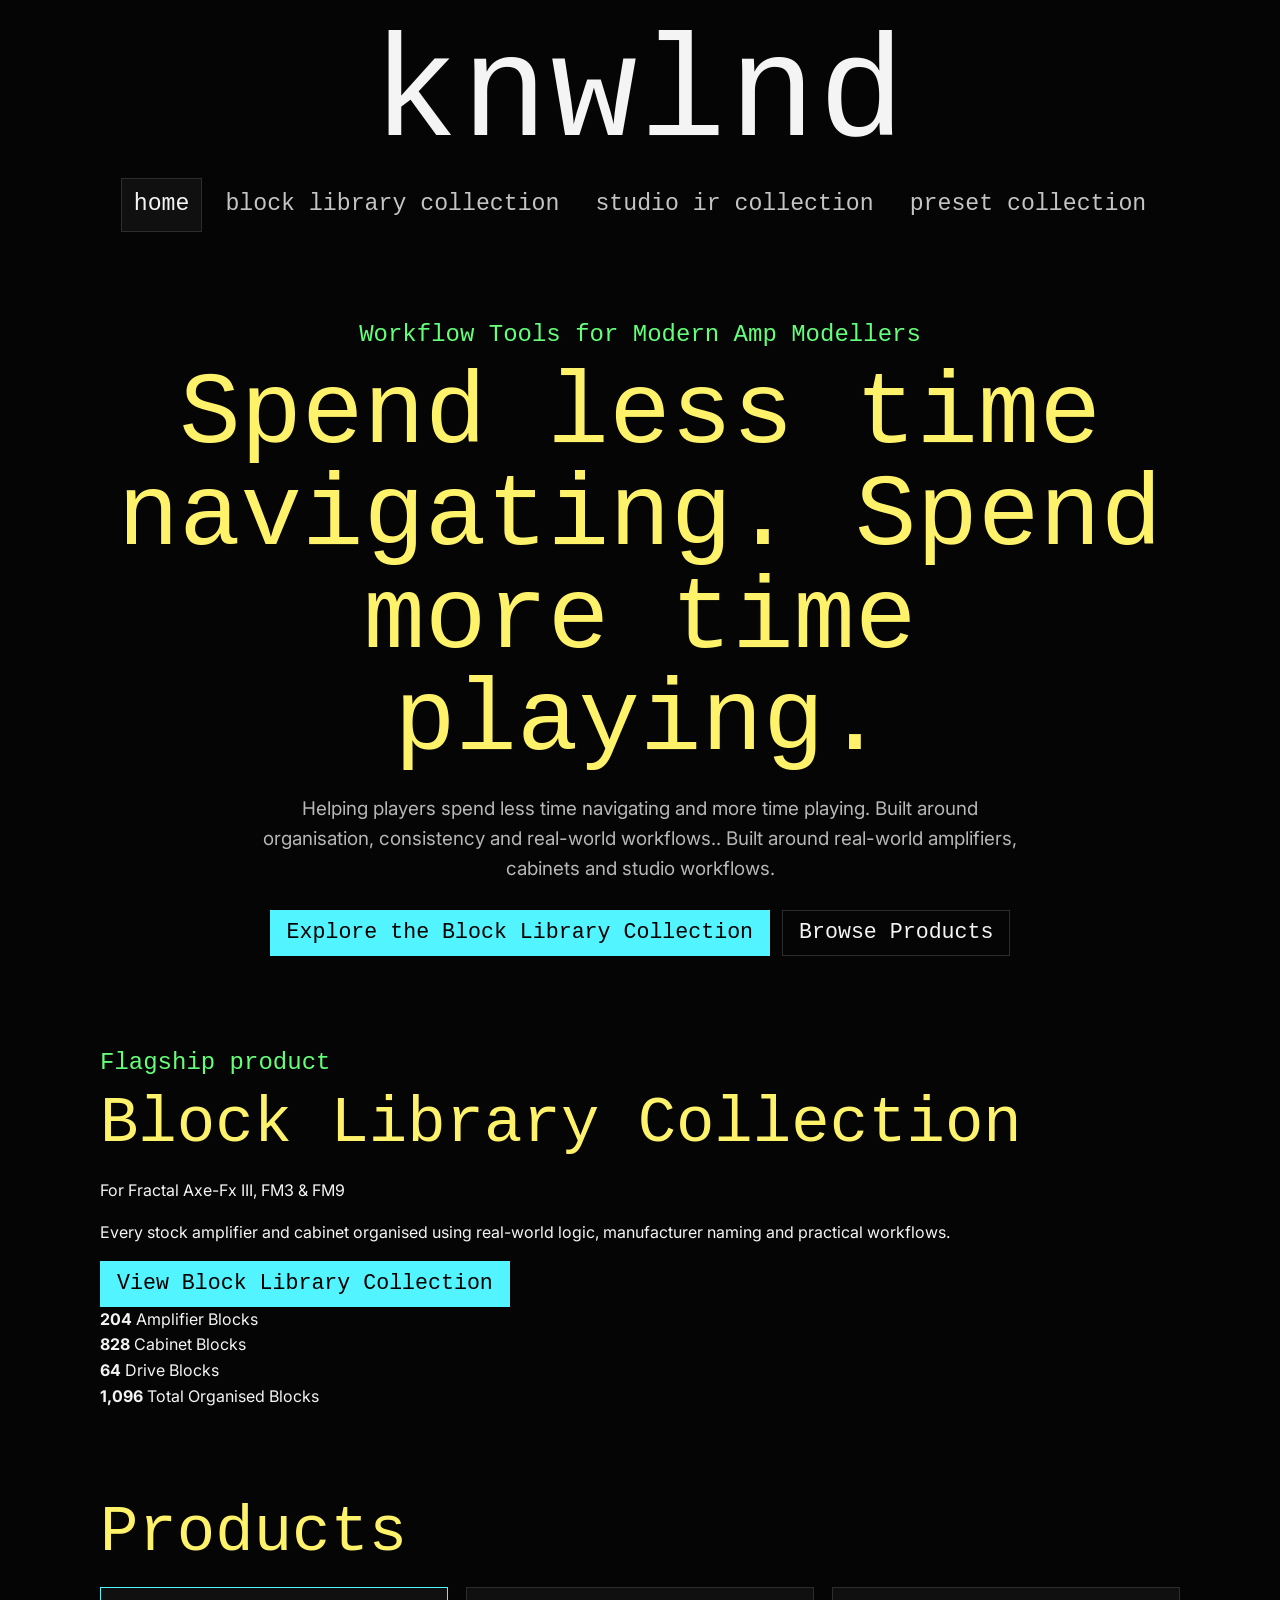
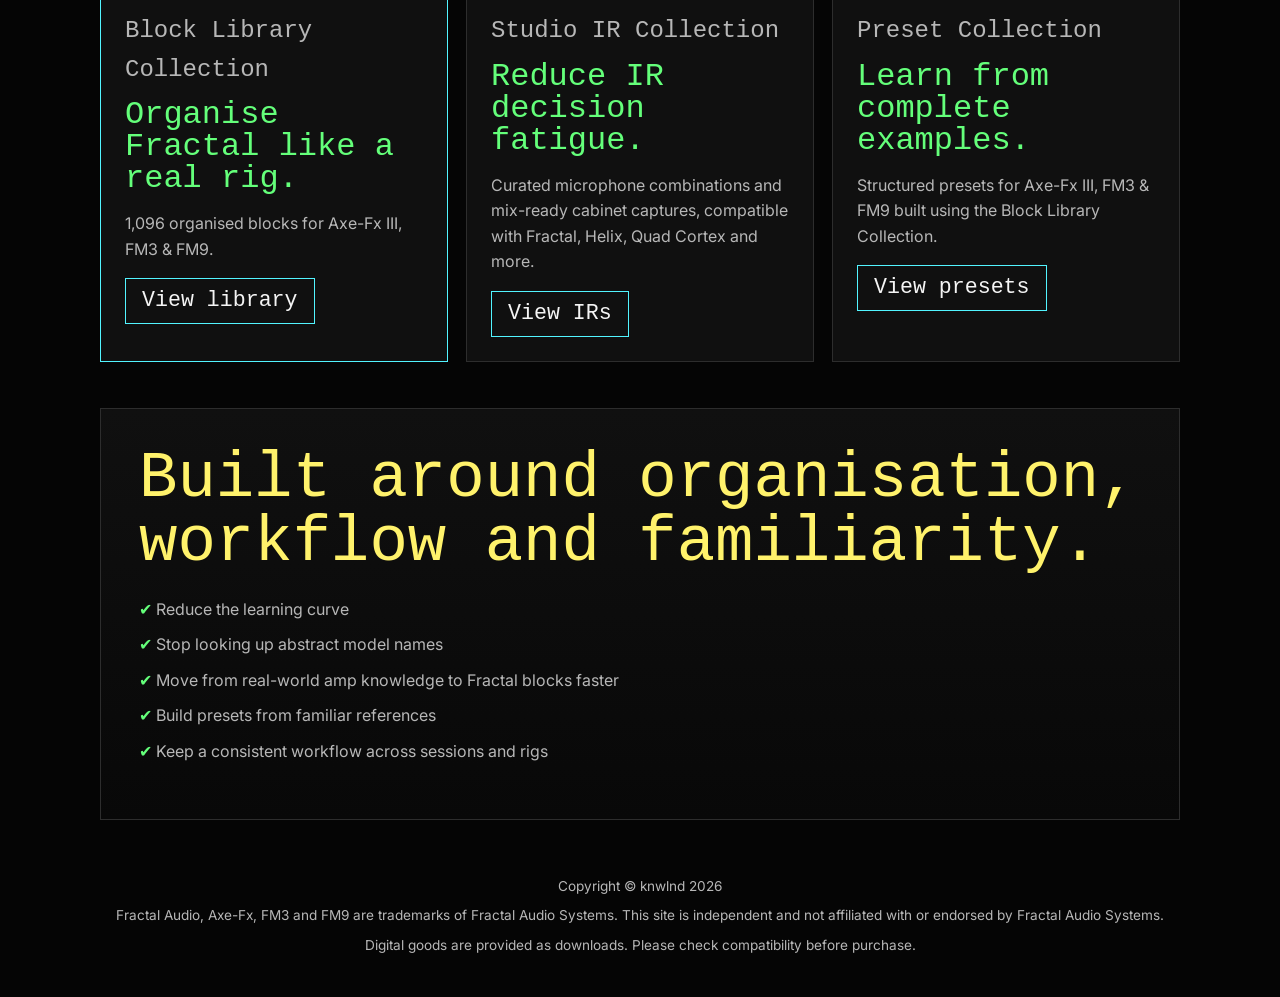
<file: index.html>
<!DOCTYPE html>
<html lang="en">
<head>
  <meta charset="utf-8">
  <meta name="viewport" content="width=device-width, initial-scale=1">
  <title>knwlnd | Workflow Tools for Modern Amp Modellers</title>
  <meta name="description" content="Fractal block library, studio IR and preset collections for Axe-Fx III, FM3 and FM9 users who want less navigation and more playing.">
  <meta name="theme-color" content="#07080d">
  <link rel="icon" href="./assets/icons/favicon.svg" type="image/svg+xml">
  <link rel="icon" href="./assets/icons/favicon-32x32.png" type="image/png" sizes="32x32">
  <link rel="apple-touch-icon" href="./assets/icons/apple-touch-icon.png" sizes="180x180">
  <link rel="manifest" href="./site.webmanifest">
  <link rel="preconnect" href="https://fonts.googleapis.com">
  <link rel="preconnect" href="https://fonts.gstatic.com" crossorigin>
  <link href="https://fonts.googleapis.com/css2?family=Inter:wght@400;600;700&amp;display=swap" rel="stylesheet">
  <link rel="stylesheet" href="./style.css">
</head>
<body>
  <header class="site-header">
    <p class="brand">knwlnd</p>
    <nav class="site-nav" aria-label="Main navigation">
      <ul>
        <li><a class="active" href="./index.html">home</a></li>
        <li><a href="./libraries.html">block library collection</a></li>
        <li><a href="./impulses.html">studio ir collection</a></li>
        <li><a href="./presets.html">preset collection</a></li>
      </ul>
    </nav>
  </header>

  <main>
    <section class="hero">
      <p class="eyebrow">Workflow Tools for Modern Amp Modellers</p>
      <h1>Spend less time navigating. Spend more time playing.</h1>
      <p class="lede">Helping players spend less time navigating and more time playing. Built around organisation, consistency and real-world workflows.. Built around real-world amplifiers, cabinets and studio workflows.</p>
      <div class="button-row">
        <a class="button primary" href="./libraries.html">Explore the Block Library Collection</a>
        <a class="button secondary" href="#products">Browse Products</a>
      </div>
    </section>

    <section class="section library-feature">
      <div class="feature-copy">
        <p class="kicker">Flagship product</p>
        <h2>Block Library Collection</h2>
        <p class="subhead">For Fractal Axe-Fx III, FM3 &amp; FM9</p>
        <p>Every stock amplifier and cabinet organised using real-world logic, manufacturer naming and practical workflows.</p>
        <a class="button primary" href="./libraries.html">View Block Library Collection</a>
      </div>
      <div class="stats-grid compact">
        <article>
          <strong>204</strong>
          <span>Amplifier Blocks</span>
        </article>
        <article>
          <strong>828</strong>
          <span>Cabinet Blocks</span>
        </article>
        <article>
          <strong>64</strong>
          <span>Drive Blocks</span>
        </article>
        <article>
          <strong>1,096</strong>
          <span>Total Organised Blocks</span>
        </article>
      </div>
    </section>

    <section id="products" class="section">
      <h2>Products</h2>
      <div class="grid">
        <article class="card featured">
          <p class="kicker">Block Library Collection</p>
          <h3>Organise Fractal like a real rig.</h3>
          <p>1,096 organised blocks for Axe-Fx III, FM3 &amp; FM9.</p>
          <a class="button" href="./libraries.html">View library</a>
        </article>

        <article class="card">
          <p class="kicker">Studio IR Collection</p>
          <h3>Reduce IR decision fatigue.</h3>
          <p>Curated microphone combinations and mix-ready cabinet captures, compatible with Fractal, Helix, Quad Cortex and more.</p>
          <a class="button" href="./impulses.html">View IRs</a>
        </article>

        <article class="card">
          <p class="kicker">Preset Collection</p>
          <h3>Learn from complete examples.</h3>
          <p>Structured presets for Axe-Fx III, FM3 &amp; FM9 built using the Block Library Collection.</p>
          <a class="button" href="./presets.html">View presets</a>
        </article>
      </div>
    </section>

    <section class="section panel">
      <h2>Built around organisation, workflow and familiarity.</h2>
      <ul class="checklist">
        <li>Reduce the learning curve</li>
        <li>Stop looking up abstract model names</li>
        <li>Move from real-world amp knowledge to Fractal blocks faster</li>
        <li>Build presets from familiar references</li>
        <li>Keep a consistent workflow across sessions and rigs</li>
      </ul>
    </section>
  </main>

  <footer class="site-footer">
    <p>Copyright © knwlnd 2026</p>
    <p>Fractal Audio, Axe-Fx, FM3 and FM9 are trademarks of Fractal Audio Systems. This site is independent and not affiliated with or endorsed by Fractal Audio Systems.</p>
    <p>Digital goods are provided as downloads. Please check compatibility before purchase.</p>
  </footer>
</body>
</html>
</file>
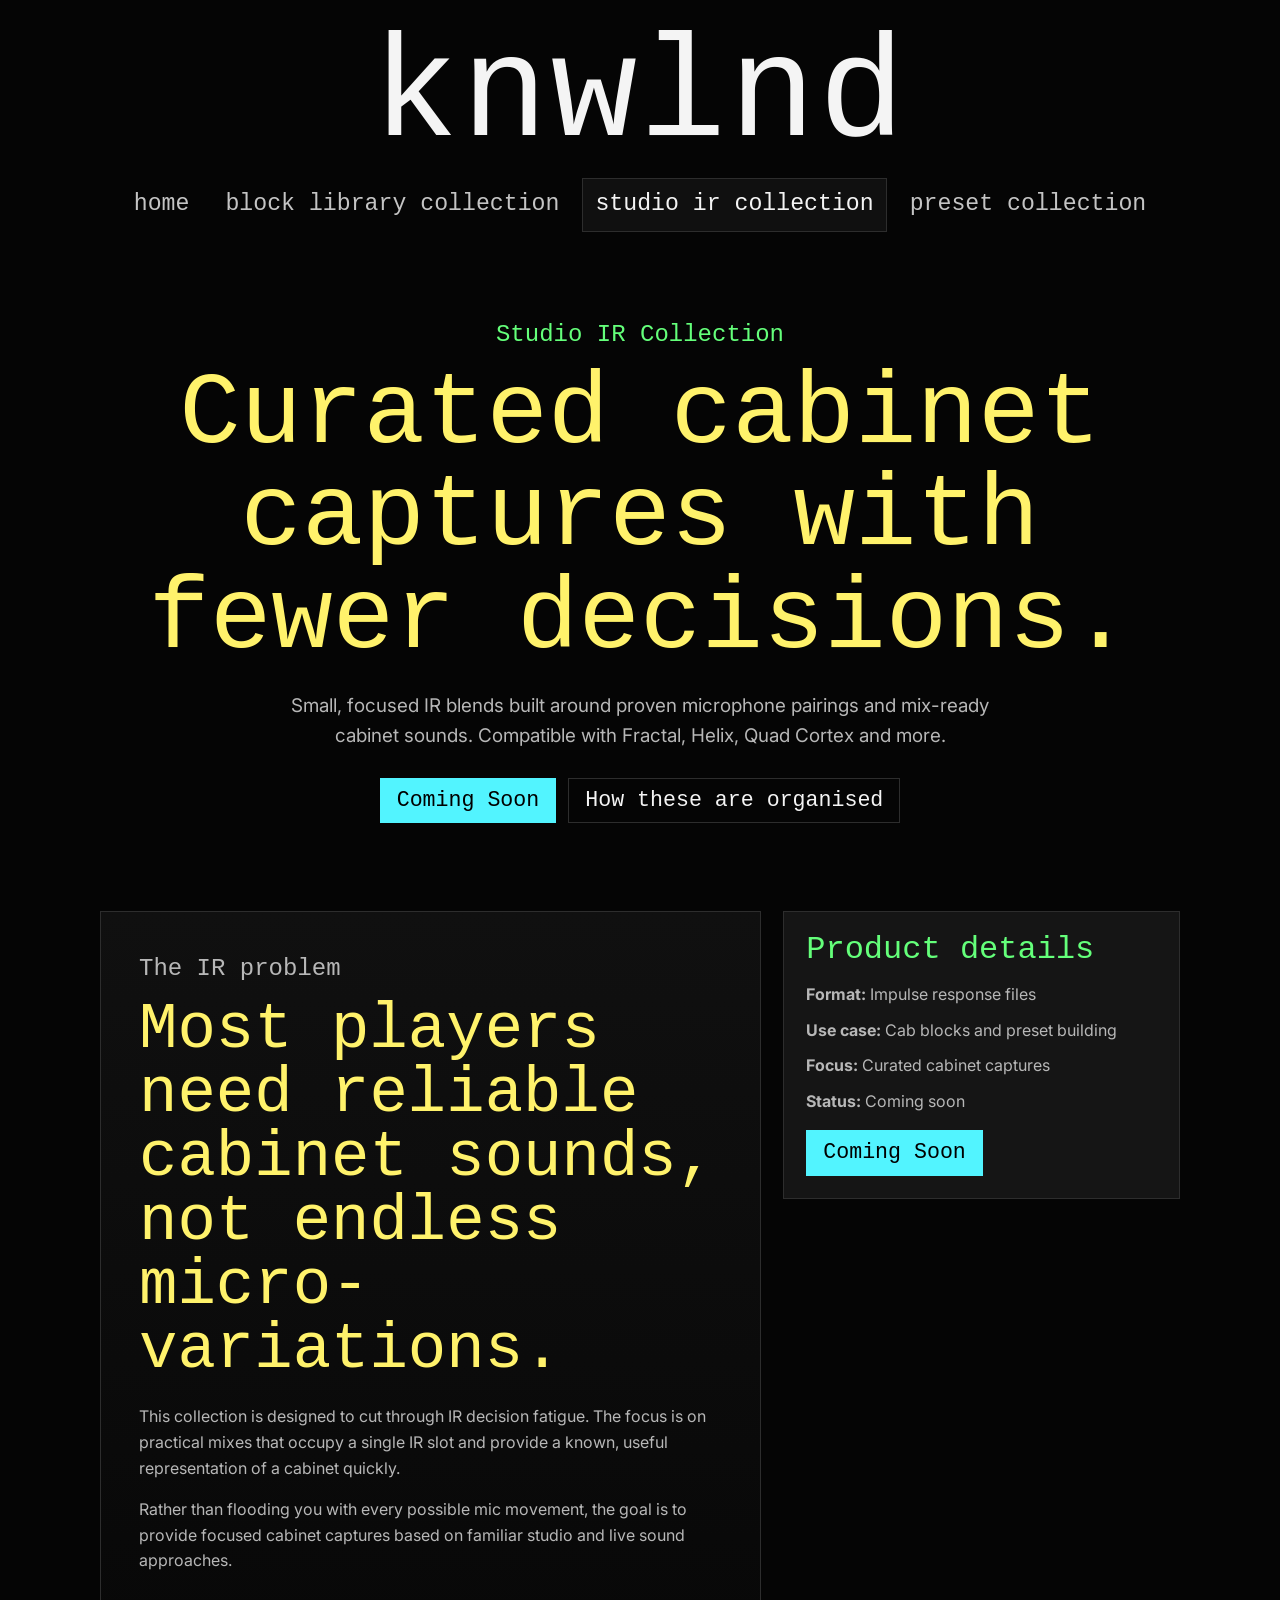
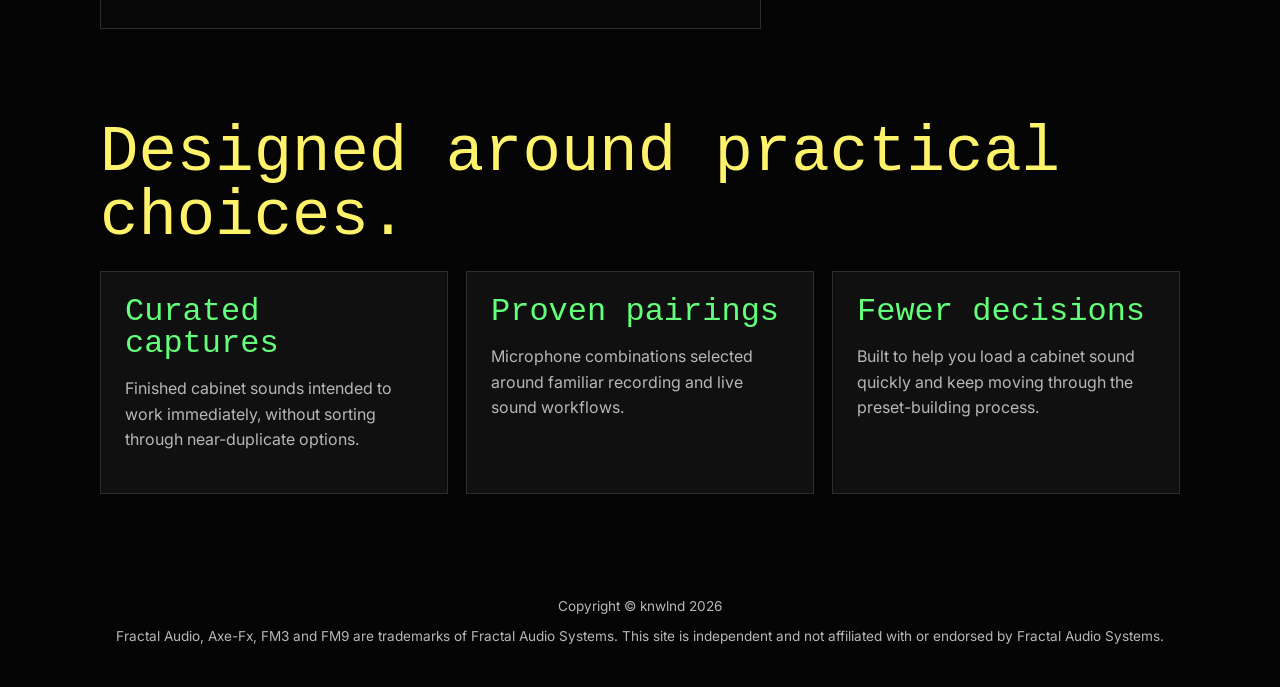
<file: impulses.html>
<!DOCTYPE html>
<html lang="en">
<head>
  <meta charset="utf-8">
  <meta name="viewport" content="width=device-width, initial-scale=1">
  <title>Studio IR Collection | knwlnd</title>
  <meta name="description" content="A curated Fractal Audio impulse response collection built around practical cabinet captures and studio microphone pairings.">
  <meta name="theme-color" content="#07080d">
  <link rel="icon" href="./assets/icons/favicon.svg" type="image/svg+xml">
  <link rel="icon" href="./assets/icons/favicon-32x32.png" type="image/png" sizes="32x32">
  <link rel="apple-touch-icon" href="./assets/icons/apple-touch-icon.png" sizes="180x180">
  <link rel="manifest" href="./site.webmanifest">
  <link rel="preconnect" href="https://fonts.googleapis.com">
  <link rel="preconnect" href="https://fonts.gstatic.com" crossorigin>
  <link href="https://fonts.googleapis.com/css2?family=Inter:wght@400;600;700&amp;display=swap" rel="stylesheet">
  <link rel="stylesheet" href="./style.css">
</head>
<body>
  <header class="site-header">
    <p class="brand">knwlnd</p>
    <nav class="site-nav" aria-label="Main navigation">
      <ul>
        <li><a href="./index.html">home</a></li>
        <li><a href="./libraries.html">block library collection</a></li>
        <li><a class="active" href="./impulses.html">studio ir collection</a></li>
        <li><a href="./presets.html">preset collection</a></li>
      </ul>
    </nav>
  </header>

  <main>
    <section class="hero">
      <p class="eyebrow">Studio IR Collection</p>
      <h1>Curated cabinet captures with fewer decisions.</h1>
      <p class="lede">Small, focused IR blends built around proven microphone pairings and mix-ready cabinet sounds. Compatible with Fractal, Helix, Quad Cortex and more.</p>
      <div class="button-row">
        <span class="button primary disabled">Coming Soon</span>
        <a class="button secondary" href="#approach">How these are organised</a>
      </div>
    </section>

    <section id="approach" class="section product-layout">
      <article class="panel">
        <p class="kicker">The IR problem</p>
        <h2>Most players need reliable cabinet sounds, not endless micro-variations.</h2>
        <p>This collection is designed to cut through IR decision fatigue. The focus is on practical mixes that occupy a single IR slot and provide a known, useful representation of a cabinet quickly.</p>
        <p>Rather than flooding you with every possible mic movement, the goal is to provide focused cabinet captures based on familiar studio and live sound approaches.</p>
      </article>

      <aside class="aside-box">
        <h3>Product details</h3>
        <ul class="plain-list">
          <li><strong>Format:</strong> Impulse response files</li>
          <li><strong>Use case:</strong> Cab blocks and preset building</li>
          <li><strong>Focus:</strong> Curated cabinet captures</li>
          <li><strong>Status:</strong> Coming soon</li>
        </ul>
        <span class="button primary disabled">Coming Soon</span>
      </aside>
    </section>

    <section class="section">
      <h2>Designed around practical choices.</h2>
      <div class="grid">
        <article class="card">
          <h3>Curated captures</h3>
          <p>Finished cabinet sounds intended to work immediately, without sorting through near-duplicate options.</p>
        </article>
        <article class="card">
          <h3>Proven pairings</h3>
          <p>Microphone combinations selected around familiar recording and live sound workflows.</p>
        </article>
        <article class="card">
          <h3>Fewer decisions</h3>
          <p>Built to help you load a cabinet sound quickly and keep moving through the preset-building process.</p>
        </article>
      </div>
    </section>
  </main>

  <footer class="site-footer">
    <p>Copyright © knwlnd 2026</p>
    <p>Fractal Audio, Axe-Fx, FM3 and FM9 are trademarks of Fractal Audio Systems. This site is independent and not affiliated with or endorsed by Fractal Audio Systems.</p>
  </footer>
</body>
</html>
</file>
<file: style.css>
:root {
  --bg: #050505;
  --panel: #101010;
  --panel-soft: #151515;
  --text: #f4f4f4;
  --muted: #b7b7b7;
  --yellow: #fff26b;
  --green: #64ff7a;
  --cyan: #52f4ff;
  --border: #2d2d2d;
  --max-width: 1080px;
}

* {
  box-sizing: border-box;
}

html {
  scroll-behavior: smooth;
}

body {
  margin: 0;
  background: var(--bg);
  color: var(--text);
  font-family: Inter, Arial, sans-serif;
  line-height: 1.6;
}

a {
  color: var(--cyan);
  text-decoration: none;
}

a:hover {
  opacity: 0.78;
}

.site-header,
main,
.site-footer {
  width: min(var(--max-width), calc(100% - 32px));
  margin: 0 auto;
}

.site-header {
  padding: 36px 0 20px;
}

.brand {
  font-family: 'VT323', monospace;
  font-size: clamp(4rem, 14vw, 9rem);
  line-height: 0.85;
  color: var(--text);
  letter-spacing: 0.02em;
  margin: 0 0 20px;
  text-align: center;
}

.site-nav ul {
  display: flex;
  flex-wrap: wrap;
  justify-content: center;
  gap: 10px;
  margin: 0;
  padding: 0;
  list-style: none;
  font-family: 'VT323', monospace;
  font-size: 1.45rem;
}

.site-nav a {
  display: block;
  padding: 7px 12px;
  color: var(--text);
  border: 1px solid transparent;
  opacity: 0.8;
}

.site-nav a:hover,
.site-nav a.active {
  border-color: var(--border);
  background: var(--panel);
  opacity: 1;
}

.hero {
  padding: 64px 0 42px;
  text-align: center;
}

.eyebrow,
.kicker {
  font-family: 'VT323', monospace;
  color: var(--green);
  font-size: 1.5rem;
  margin: 0 0 10px;
}

h1,
h2,
h3 {
  font-family: 'VT323', monospace;
  line-height: 1;
  font-weight: 400;
}

h1 {
  color: var(--yellow);
  font-size: clamp(3rem, 8vw, 6.5rem);
  margin: 0 0 20px;
}

h2 {
  color: var(--yellow);
  font-size: clamp(2.4rem, 6vw, 4rem);
  margin: 0 0 22px;
}

h3 {
  color: var(--green);
  font-size: 2rem;
  margin: 0 0 12px;
}

.lede {
  max-width: 760px;
  margin: 0 auto 26px;
  color: var(--muted);
  font-size: 1.18rem;
}

.section {
  padding: 46px 0;
}

.panel {
  background: linear-gradient(180deg, var(--panel), #080808);
  border: 1px solid var(--border);
  padding: clamp(22px, 4vw, 38px);
}

.grid {
  display: grid;
  grid-template-columns: repeat(3, 1fr);
  gap: 18px;
}

.card {
  background: var(--panel);
  border: 1px solid var(--border);
  padding: 24px;
  min-height: 100%;
}

.card.featured {
  border-color: var(--cyan);
}

.card p,
.panel p {
  color: var(--muted);
}

.meta {
  color: var(--muted);
  font-size: 0.95rem;
}

.button-row {
  display: flex;
  flex-wrap: wrap;
  justify-content: center;
  gap: 12px;
  margin-top: 26px;
}

.button-row.left {
  justify-content: flex-start;
}

.button {
  display: inline-block;
  border: 1px solid var(--cyan);
  background: transparent;
  color: var(--text);
  padding: 11px 16px;
  font-family: 'VT323', monospace;
  font-size: 1.35rem;
  line-height: 1;
}

.button.primary {
  background: var(--cyan);
  color: #000;
}

.button.secondary {
  border-color: var(--border);
}

.checklist,
.plain-list {
  padding-left: 0;
  list-style: none;
}

.checklist li,
.plain-list li {
  margin: 10px 0;
  color: var(--muted);
}

.checklist li::before {
  content: "✔ ";
  color: var(--green);
}

.product-layout {
  display: grid;
  grid-template-columns: 1.5fr 0.9fr;
  gap: 22px;
  align-items: start;
}

.aside-box {
  position: sticky;
  top: 20px;
  background: var(--panel-soft);
  border: 1px solid var(--border);
  padding: 22px;
}

.note {
  border-left: 3px solid var(--yellow);
  padding: 12px 0 12px 18px;
  color: var(--muted);
}

.site-footer {
  padding: 48px 0 32px;
  color: var(--muted);
  font-size: 0.85rem;
  text-align: center;
}

.site-footer p {
  margin: 8px 0;
}

@media (max-width: 820px) {
  .grid,
  .product-layout {
    grid-template-columns: 1fr;
  }

  .aside-box {
    position: static;
  }

  .hero {
    padding-top: 40px;
  }
}
</file>
